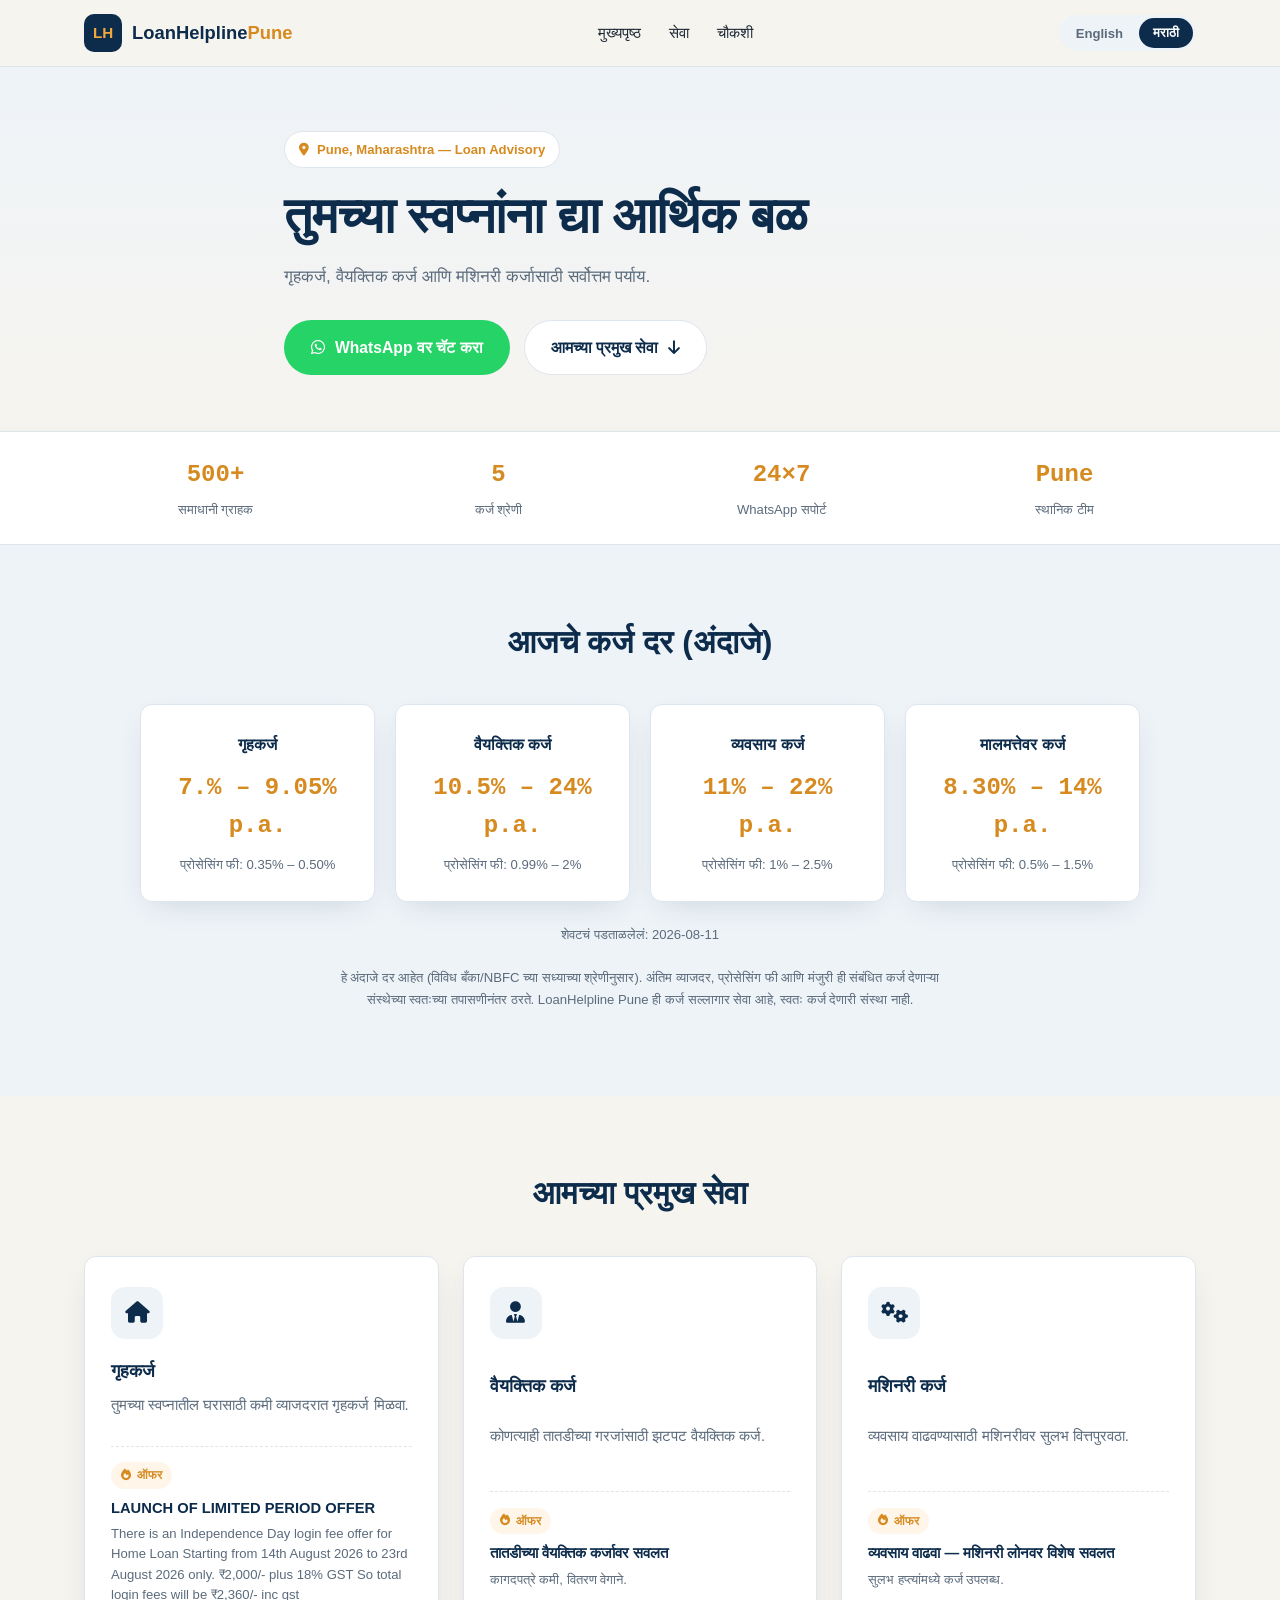
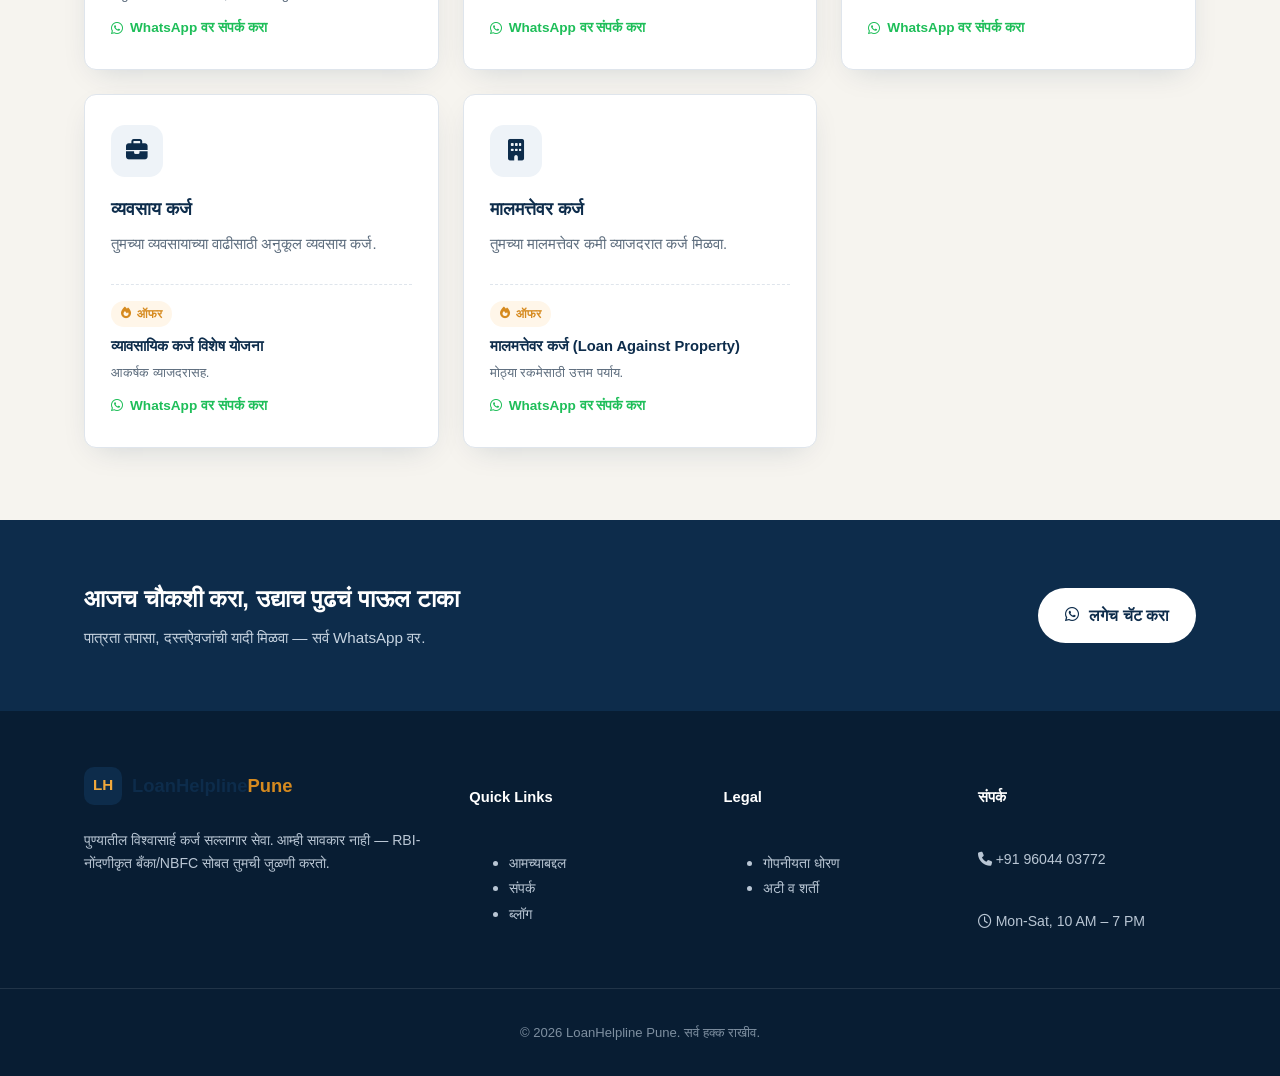
<file: index.html>
<!DOCTYPE html>
<html lang="mr">
<head>
    <meta charset="UTF-8">
    <meta name="viewport" content="width=device-width, initial-scale=1.0">
    <meta name="description" content="पुण्यात गृहकर्ज, वैयक्तिक कर्ज, व्यवसाय कर्ज आणि मालमत्तेवर कर्ज यासह विविध प्रकारच्या कर्जांसाठी तज्ञांचा सल्ला मिळवा. LoanHelpline Pune तुम्हाला योग्य बँक किंवा NBFC शी जोडते.">
    <title>LoanHelpline Pune — Loan Advisory Services</title>
    <link rel="stylesheet" href="style.css">
    <!-- FontAwesome for Icons -->
    <link rel="stylesheet" href="https://cdnjs.cloudflare.com/ajax/libs/font-awesome/6.4.0/css/all.min.css">
</head>
<body>

    <!-- Header / Navbar -->
    <header class="site-header">
        <div class="container nav-container">
            <div class="logo">
                <span class="logo-badge">LH</span>
                <span class="logo-text">LoanHelpline<span>Pune</span></span>
            </div>
            <nav class="main-nav">
                <a href="#home" data-key="home-nav">मुख्यपृष्ठ</a>
                <a href="#services" data-key="services-nav">सेवा</a>
                <a href="#contact" data-key="inquiry-nav">चौकशी</a>
            </nav>
            <div class="lang-switcher">
                <button class="lang-button" data-lang="en" onclick="changeLanguage('en')" data-key="english-button">English</button>
                <button class="lang-button active" data-lang="mr" onclick="changeLanguage('mr')" data-key="marathi-button">मराठी</button>
            </div>
        </div>
    </header>

    <!-- Hero Section -->
    <section id="home" class="hero">
        <div class="container hero-content">
            <div class="hero-tag"><i class="fa-solid fa-location-dot"></i> Pune, Maharashtra — Loan Advisory</div>
            <h1 data-key="hero-heading">तुमच्या स्वप्नांना द्या आर्थिक बळ</h1>
            <p data-key="hero-subheading">गृहकर्ज, वैयक्तिक कर्ज आणि मशिनरी कर्जासाठी सर्वोत्तम पर्याय.</p>
            <div class="hero-buttons">
                <a href="https://wa.me/919604403772?text=Hi,%20I%20want%20to%20know%20more%20about%20loans." class="btn btn-whatsapp" target="_blank">
                    <i class="fa-brands fa-whatsapp"></i> <span data-key="hero-whatsapp-button">WhatsApp वर चॅट करा</span>
                </a>
                <a href="#services" class="btn btn-secondary"><span data-key="services-title">सेवा बघा</span> <i class="fa-solid fa-arrow-down"></i></a>
            </div>
        </div>
    </section>

    <!-- Trust Badges Bar -->
    <section class="trust-bar">
        <div class="container trust-grid">
            <div class="trust-item">
                <span class="trust-number">500+</span>
                <span class="trust-label">समाधानी ग्राहक</span>
            </div>
            <div class="trust-item">
                <span class="trust-number">5</span>
                <span class="trust-label">कर्ज श्रेणी</span>
            </div>
            <div class="trust-item">
                <span class="trust-number">24×7</span>
                <span class="trust-label">WhatsApp सपोर्ट</span>
            </div>
            <div class="trust-item">
                <span class="trust-number">Pune</span>
                <span class="trust-label">स्थानिक टीम</span>
            </div>
        </div>
    </section>

    <!-- Loan Rates Section -->
    <section class="loan-rates-section">
        <div class="container">
            <h2 class="section-title" data-key="loan-rates-title">आजचे कर्ज दर (अंदाजे)</h2>
            <div id="loan-rates-content" class="loan-rates-grid">
                <p class="rates-loading" data-key="loan-rates-loading">कर्जाचे दर लोड होत आहेत...</p>
            </div>
        </div>
    </section>

    <!-- Services Section (With Per-Card Offers) -->
    <section id="services" class="services">
        <div class="container">
            <h2 class="section-title" data-key="services-title">आमच्या प्रमुख सेवा</h2>
            <div class="services-grid">
                
                <!-- Home Loan -->
                <div class="service-card">
                    <div class="service-icon"><i class="fa-solid fa-house"></i></div>
                    <h3 data-key="home-loan-title">गृहकर्ज</h3>
                    <p data-key="home-loan-description">तुमच्या स्वप्नातील घरासाठी कमी व्याजदरात गृहकर्ज मिळवा.</p>
                    <div id="offer-home_loan" class="service-offer"></div>
                    <a href="https://wa.me/919604403772?text=Hi,%20I%20am%20interested%20in%20Home%20Loan" class="service-link" target="_blank"><i class="fa-brands fa-whatsapp"></i> WhatsApp वर संपर्क करा</a>
                </div>

                <!-- Personal Loan -->
                <div class="service-card">
                    <div class="service-icon"><i class="fa-solid fa-user-tie"></i></div>
                    <h3 data-key="personal-loan-title">वैयक्तिक कर्ज</h3>
                    <p data-key="personal-loan-description">कोणत्याही तातडीच्या गरजांसाठी झटपट वैयक्तिक कर्ज.</p>
                    <div id="offer-personal_loan" class="service-offer"></div>
                    <a href="https://wa.me/919604403772?text=Hi,%20I%20am%20interested%20in%20Personal%20Loan" class="service-link" target="_blank"><i class="fa-brands fa-whatsapp"></i> WhatsApp वर संपर्क करा</a>
                </div>

                <!-- Machinery Loan -->
                <div class="service-card">
                    <div class="service-icon"><i class="fa-solid fa-gears"></i></div>
                    <h3 data-key="machinery-loan-title">मशिनरी कर्ज</h3>
                    <p data-key="machinery-loan-description">व्यवसाय वाढवण्यासाठी मशिनरीवर सुलभ वित्तपुरवठा.</p>
                    <div id="offer-machinery_loan" class="service-offer"></div>
                    <a href="https://wa.me/919604403772?text=Hi,%20I%20am%20interested%20in%20Machinery%20Loan" class="service-link" target="_blank"><i class="fa-brands fa-whatsapp"></i> WhatsApp वर संपर्क करा</a>
                </div>

                <!-- Business Loan -->
                <div class="service-card">
                    <div class="service-icon"><i class="fa-solid fa-briefcase"></i></div>
                    <h3 data-key="business-loan-title">व्यवसाय कर्ज</h3>
                    <p data-key="business-loan-description">तुमच्या व्यवसायाच्या वाढीसाठी अनुकूल व्यवसाय कर्ज.</p>
                    <div id="offer-business_loan" class="service-offer"></div>
                    <a href="https://wa.me/919604403772?text=Hi,%20I%20am%20interested%20in%20Business%20Loan" class="service-link" target="_blank"><i class="fa-brands fa-whatsapp"></i> WhatsApp वर संपर्क करा</a>
                </div>

                <!-- Loan Against Property -->
                <div class="service-card">
                    <div class="service-icon"><i class="fa-solid fa-building"></i></div>
                    <h3 data-key="property-loan-title">मालमत्तेवर कर्ज</h3>
                    <p data-key="property-loan-description">तुमच्या मालमत्तेवर कमी व्याजदरात कर्ज मिळवा.</p>
                    <div id="offer-property_loan" class="service-offer"></div>
                    <a href="https://wa.me/919604403772?text=Hi,%20I%20am%20interested%20in%20Loan%20Against%20Property" class="service-link" target="_blank"><i class="fa-brands fa-whatsapp"></i> WhatsApp वर संपर्क करा</a>
                </div>

            </div>
        </div>
    </section>

    <!-- Call to Action Banner -->
    <section id="contact" class="cta-banner">
        <div class="container cta-flex">
            <div>
                <h2>आजच चौकशी करा, उद्याच पुढचं पाऊल टाका</h2>
                <p>पात्रता तपासा, दस्तऐवजांची यादी मिळवा — सर्व WhatsApp वर.</p>
            </div>
            <a href="https://wa.me/919604403772?text=Hi,%20I%20want%20to%20inquire%20about%20loans." class="btn btn-white" target="_blank">
                <i class="fa-brands fa-whatsapp"></i> लगेच चॅट करा
            </a>
        </div>
    </section>

    <!-- Footer -->
    <footer class="site-footer">
        <div class="container footer-grid">
            <div class="footer-col">
                <div class="logo">
                    <span class="logo-badge">LH</span>
                    <span class="logo-text">LoanHelpline<span>Pune</span></span>
                </div>
                <p data-key="footer-desc">पुण्यातील विश्वासार्ह कर्ज सल्लागार सेवा. आम्ही सावकार नाही — RBI-नोंदणीकृत बँका/NBFC सोबत तुमची जुळणी करतो.</p>
            </div>
            <div class="footer-col">
                <h4 data-key="quick-links">Quick Links</h4>
                <ul>
                    <li><a href="about.html" data-key="about-us">आमच्याबद्दल</a></li>
                    <li><a href="contact.html" data-key="contact-us">संपर्क</a></li>
                    <li><a href="blog.html" data-key="blog">ब्लॉग</a></li>
                </ul>
            </div>
            <div class="footer-col">
                <h4 data-key="legal">Legal</h4>
                <ul>
                    <li><a href="privacy.html" data-key="privacy-policy">गोपनीयता धोरण</a></li>
                    <li><a href="terms.html" data-key="terms-conditions">अटी व शर्ती</a></li>
                </ul>
            </div>
            <div class="footer-col">
                <h4 data-key="contact">संपर्क</h4>
                <p><i class="fa-solid fa-phone"></i> +91 96044 03772</p>
                <p><i class="fa-regular fa-clock"></i> Mon-Sat, 10 AM – 7 PM</p>
            </div>
        </div>
        <div class="footer-bottom">
            <p data-key="footer-copy">© 2026 LoanHelpline Pune. सर्व हक्क राखीव.</p>
        </div>
    </footer>

    <script src="script.js"></script>
</body>
</html>
</file>
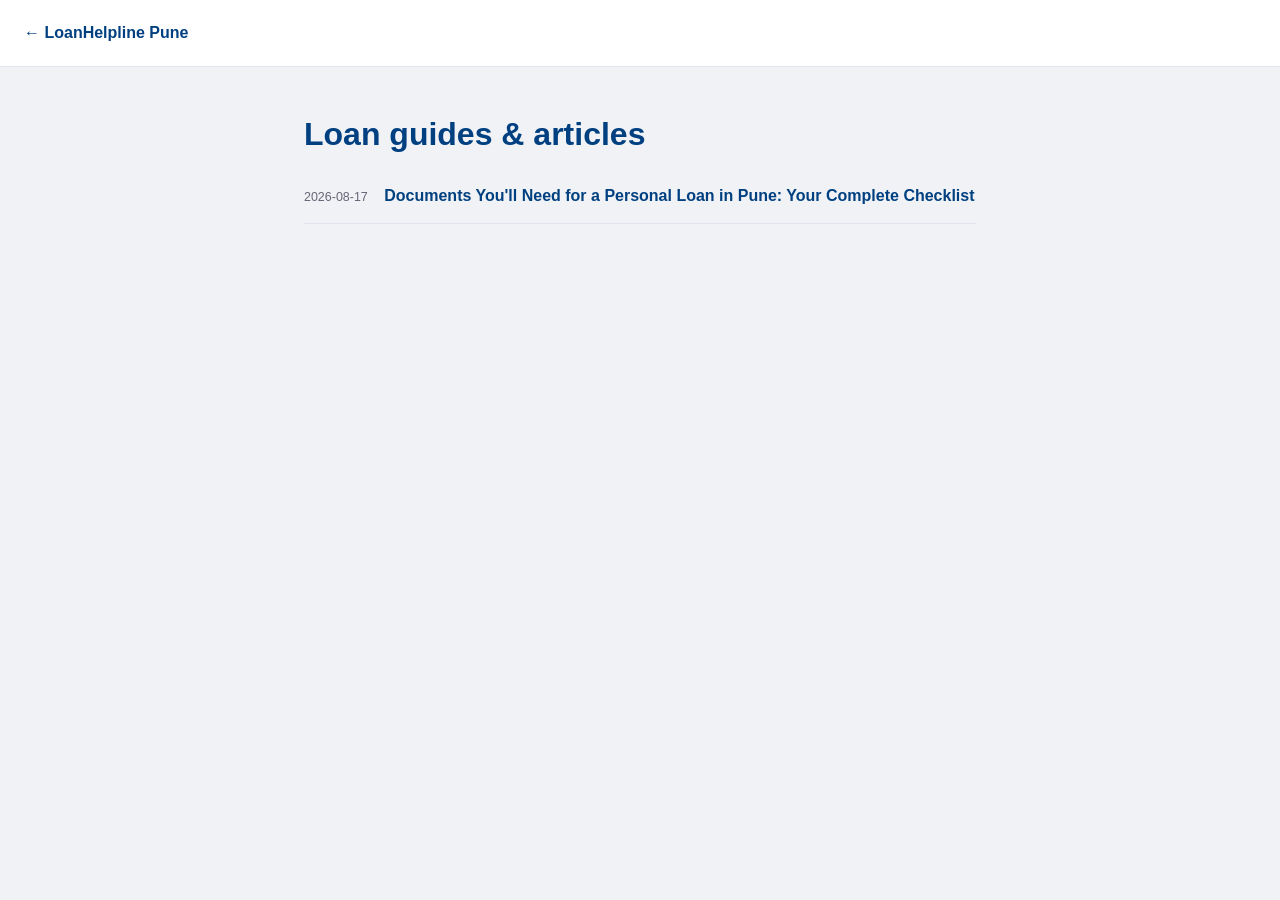
<file: blog/index.html>
<!doctype html>
<html lang="en">
<head>
<meta charset="UTF-8" />
<meta name="viewport" content="width=device-width, initial-scale=1.0" />
<title>Blog | LoanHelpline Pune</title>
<link rel="stylesheet" href="../assets/blog.css" />
</head>
<body>
<header class="post-header"><a href="../index.html">← LoanHelpline Pune</a></header>
<main class="post">
  <h1>Loan guides &amp; articles</h1>
  <ul class="post-list"><li><span class="d">2026-08-17</span> <a href="posts/2026-08-17-documents-required-personal-loan-pune-checklist.html">Documents You'll Need for a Personal Loan in Pune: Your Complete Checklist</a></li></ul>
</main>
</body>
</html>
</file>
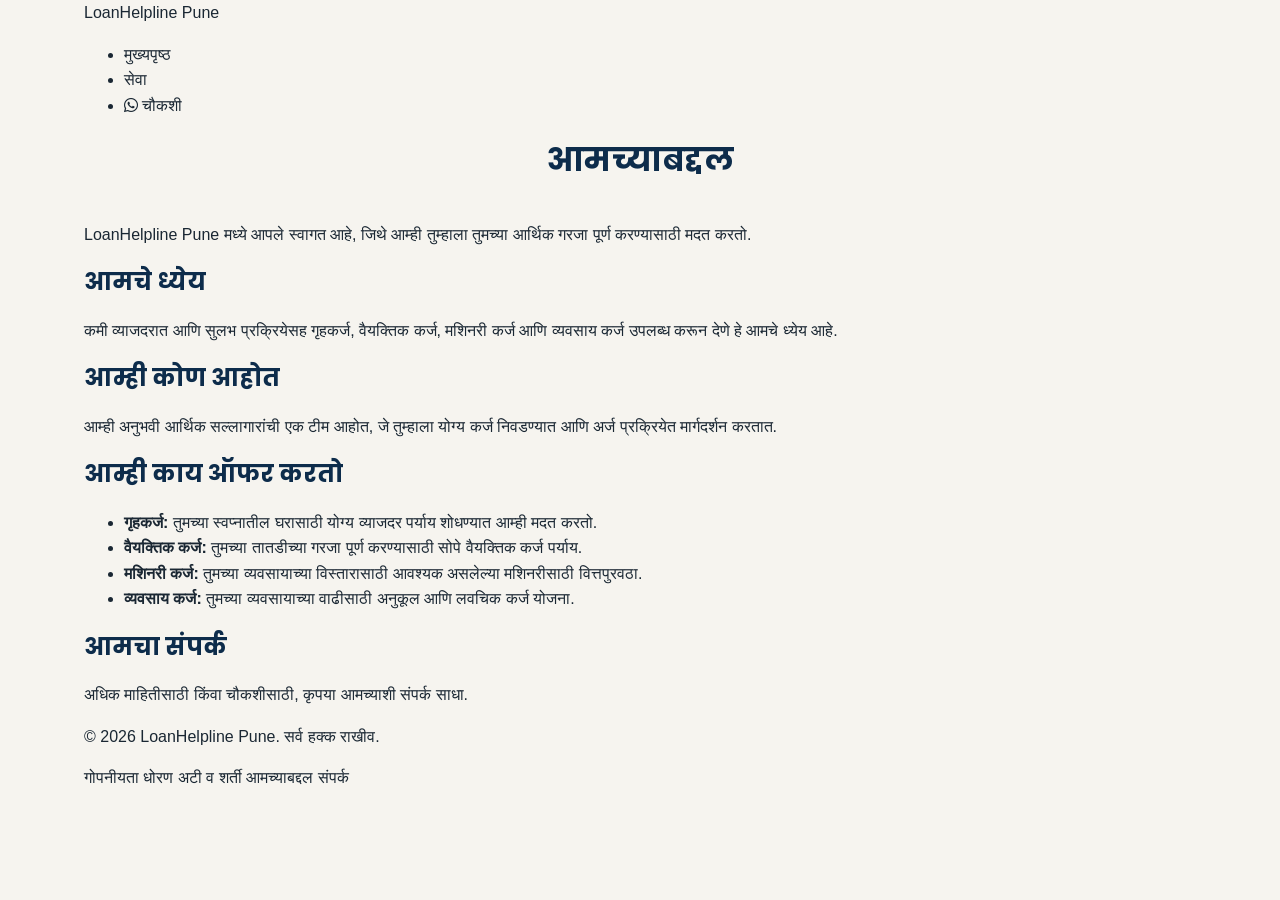
<file: about.html>
<!DOCTYPE html>
<html lang="mr">
<head>
    <meta charset="UTF-8">
    <meta name="viewport" content="width=device-width, initial-scale=1.0">
    <title>आमच्याबद्दल - LoanHelpline Pune</title>
    <link rel="stylesheet" href="style.css">
    <link href="https://fonts.googleapis.com/css2?family=Poppins:wght@400;600;700&display=swap" rel="stylesheet">
    <link rel="stylesheet" href="https://cdnjs.cloudflare.com/ajax/libs/font-awesome/6.5.1/css/all.min.css">
</head>
<body>
    <header class="main-header">
        <div class="container">
            <div class="logo">LoanHelpline Pune</div>
            <nav>
                <ul>
                    <li><a href="index.html#hero">मुख्यपृष्ठ</a></li>
                    <li><a href="index.html#services">सेवा</a></li>
                    <li><a href="https://wa.me/919604403772?text=नमस्कार,%20मला%20लोनबद्दल%20माहिती%20हवी%20आहे" target="_blank" class="whatsapp-nav-btn"><i class="fab fa-whatsapp"></i> चौकशी</a></li>
                </ul>
            </nav>
        </div>
    </header>

    <section class="content-section">
        <div class="container">
            <h1 class="section-title">आमच्याबद्दल</h1>
            <p>LoanHelpline Pune मध्ये आपले स्वागत आहे, जिथे आम्ही तुम्हाला तुमच्या आर्थिक गरजा पूर्ण करण्यासाठी मदत करतो.</p>

            <h2>आमचे ध्येय</h2>
            <p>कमी व्याजदरात आणि सुलभ प्रक्रियेसह गृहकर्ज, वैयक्तिक कर्ज, मशिनरी कर्ज आणि व्यवसाय कर्ज उपलब्ध करून देणे हे आमचे ध्येय आहे.</p>

            <h2>आम्ही कोण आहोत</h2>
            <p>आम्ही अनुभवी आर्थिक सल्लागारांची एक टीम आहोत, जे तुम्हाला योग्य कर्ज निवडण्यात आणि अर्ज प्रक्रियेत मार्गदर्शन करतात.</p>

            <h2>आम्ही काय ऑफर करतो</h2>
            <ul>
                <li><strong>गृहकर्ज:</strong> तुमच्या स्वप्नातील घरासाठी योग्य व्याजदर पर्याय शोधण्यात आम्ही मदत करतो.</li>
                <li><strong>वैयक्तिक कर्ज:</strong> तुमच्या तातडीच्या गरजा पूर्ण करण्यासाठी सोपे वैयक्तिक कर्ज पर्याय.</li>
                <li><strong>मशिनरी कर्ज:</strong> तुमच्या व्यवसायाच्या विस्तारासाठी आवश्यक असलेल्या मशिनरीसाठी वित्तपुरवठा.</li>
                <li><strong>व्यवसाय कर्ज:</strong> तुमच्या व्यवसायाच्या वाढीसाठी अनुकूल आणि लवचिक कर्ज योजना.</li>
            </ul>

            <h2>आमचा संपर्क</h2>
            <p>अधिक माहितीसाठी किंवा चौकशीसाठी, कृपया आमच्याशी संपर्क साधा.</p>
        </div>
    </section>

    <footer class="main-footer">
        <div class="container">
            <p>&copy; 2026 LoanHelpline Pune. सर्व हक्क राखीव.</p>
            <p>
                <a href="privacy.html">गोपनीयता धोरण</a>
                <a href="terms.html">अटी व शर्ती</a>
                <a href="about.html">आमच्याबद्दल</a>
                <a href="contact.html">संपर्क</a>
            </p>
        </div>
    </footer>
</body>
</html>
</file>
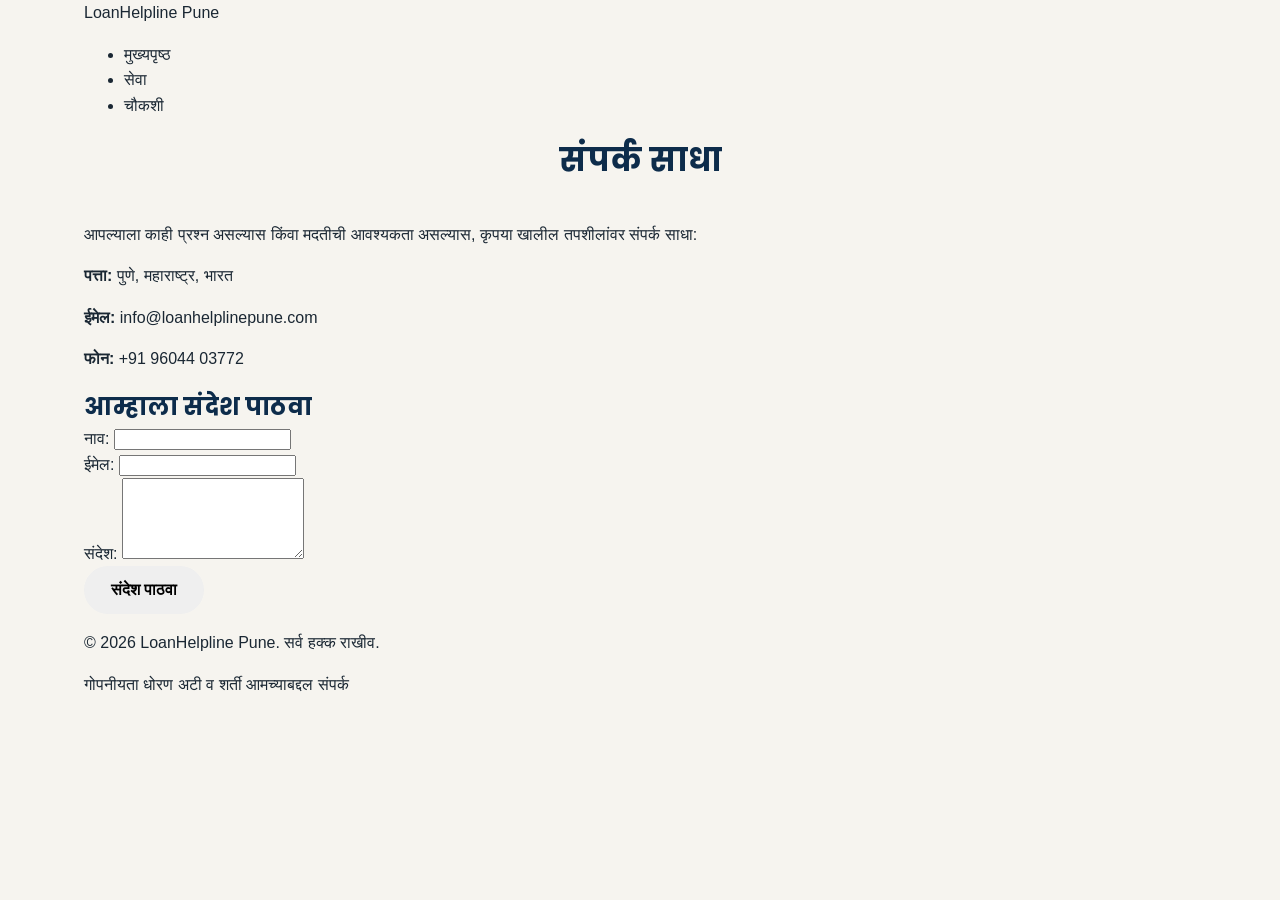
<file: contact.html>
<!DOCTYPE html>
<html lang="mr">
<head>
    <meta charset="UTF-8">
    <meta name="viewport" content="width=device-width, initial-scale=1.0">
    <title>संपर्क - LoanHelpline Pune</title>
    <link rel="stylesheet" href="style.css">
    <link href="https://fonts.googleapis.com/css2?family=Poppins:wght@400;600;700&display=swap" rel="stylesheet">
</head>
<body>
    <header class="main-header">
        <div class="container">
            <div class="logo">LoanHelpline Pune</div>
            <nav>
                <ul>
                    <li><a href="index.html#hero">मुख्यपृष्ठ</a></li>
                    <li><a href="index.html#services">सेवा</a></li>
                    <li><a href="index.html#contact"> चौकशी</a></li>
                </ul>
            </nav>
        </div>
    </header>

    <section class="content-section">
        <div class="container">
            <h1 class="section-title">संपर्क साधा</h1>
            <p>आपल्याला काही प्रश्न असल्यास किंवा मदतीची आवश्यकता असल्यास, कृपया खालील तपशीलांवर संपर्क साधा:</p>

            <div class="contact-info">
                <p><strong>पत्ता:</strong> पुणे, महाराष्ट्र, भारत</p>
                <p><strong>ईमेल:</strong> info@loanhelplinepune.com</p>
                <p><strong>फोन:</strong> +91 96044 03772</p>
            </div>

            <h2>आम्हाला संदेश पाठवा</h2>
            <form class="inquiry-form">
                <div class="form-group">
                    <label for="name">नाव:</label>
                    <input type="text" id="name" name="name" required>
                </div>
                <div class="form-group">
                    <label for="email">ईमेल:</label>
                    <input type="email" id="email" name="email" required>
                </div>
                <div class="form-group">
                    <label for="message">संदेश:</label>
                    <textarea id="message" name="message" rows="5"></textarea>
                </div>
                <button type="submit" class="btn btn-primary">संदेश पाठवा</button>
            </form>
        </div>
    </section>

    <footer class="main-footer">
        <div class="container">
            <p>&copy; 2026 LoanHelpline Pune. सर्व हक्क राखीव.</p>
            <p>
                <a href="privacy.html">गोपनीयता धोरण</a>
                <a href="terms.html">अटी व शर्ती</a>
                <a href="about.html">आमच्याबद्दल</a>
                <a href="contact.html">संपर्क</a>
            </p>
        </div>
    </footer>
</body>
</html>
</file>
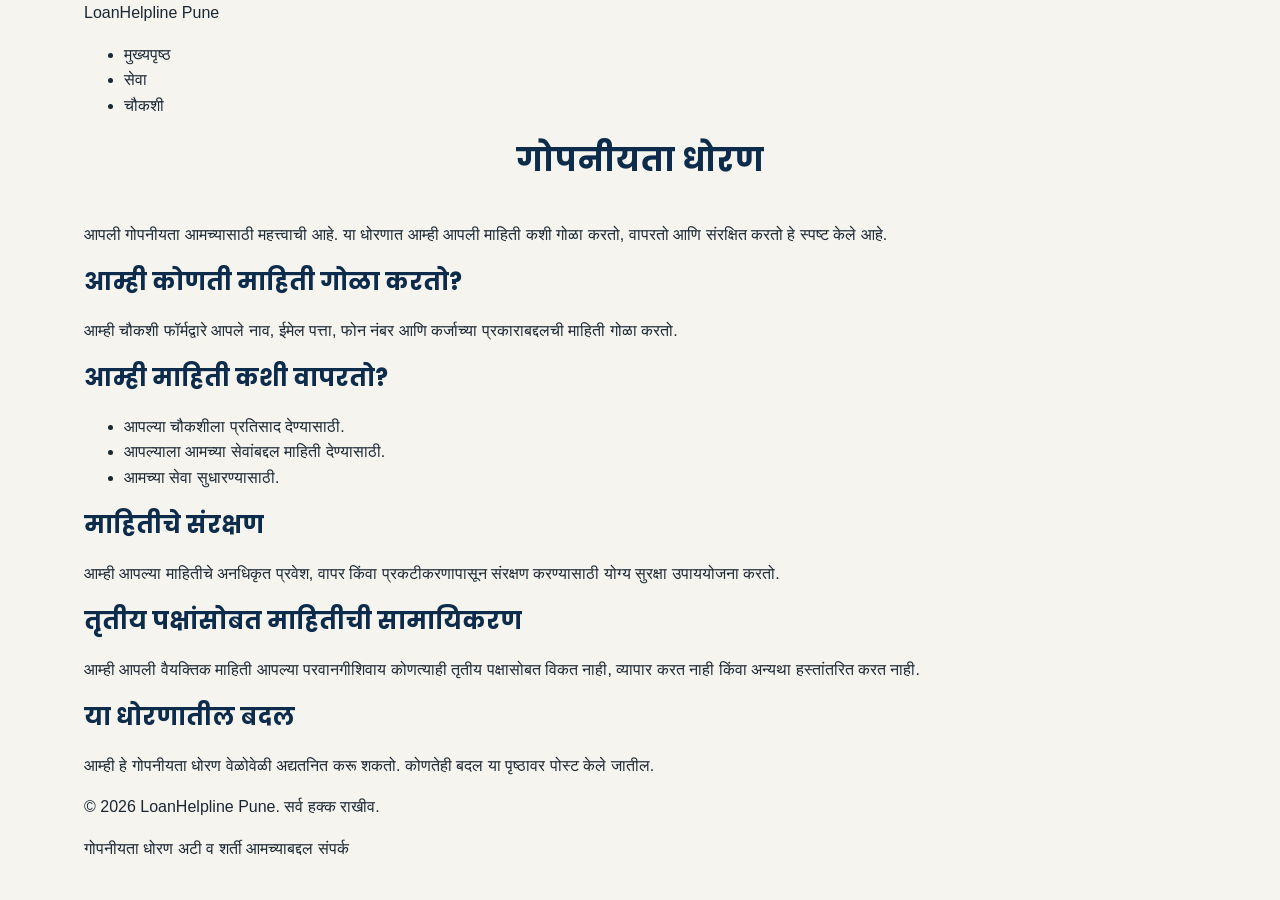
<file: privacy.html>
<!DOCTYPE html>
<html lang="mr">
<head>
    <meta charset="UTF-8">
    <meta name="viewport" content="width=device-width, initial-scale=1.0">
    <title>गोपनीयता धोरण - LoanHelpline Pune</title>
    <link rel="stylesheet" href="style.css">
    <link href="https://fonts.googleapis.com/css2?family=Poppins:wght@400;600;700&display=swap" rel="stylesheet">
</head>
<body>
    <header class="main-header">
        <div class="container">
            <div class="logo">LoanHelpline Pune</div>
            <nav>
                <ul>
                    <li><a href="index.html#hero">मुख्यपृष्ठ</a></li>
                    <li><a href="index.html#services">सेवा</a></li>
                    <li><a href="index.html#inquiry"> चौकशी</a></li>
                </ul>
            </nav>
        </div>
    </header>

    <section class="content-section">
        <div class="container">
            <h1 class="section-title">गोपनीयता धोरण</h1>
            <p>आपली गोपनीयता आमच्यासाठी महत्त्वाची आहे. या धोरणात आम्ही आपली माहिती कशी गोळा करतो, वापरतो आणि संरक्षित करतो हे स्पष्ट केले आहे.</p>

            <h2>आम्ही कोणती माहिती गोळा करतो?</h2>
            <p>आम्ही चौकशी फॉर्मद्वारे आपले नाव, ईमेल पत्ता, फोन नंबर आणि कर्जाच्या प्रकाराबद्दलची माहिती गोळा करतो.</p>

            <h2>आम्ही माहिती कशी वापरतो?</h2>
            <ul>
                <li>आपल्या चौकशीला प्रतिसाद देण्यासाठी.</li>
                <li>आपल्याला आमच्या सेवांबद्दल माहिती देण्यासाठी.</li>
                <li>आमच्या सेवा सुधारण्यासाठी.</li>
            </ul>

            <h2>माहितीचे संरक्षण</h2>
            <p>आम्ही आपल्या माहितीचे अनधिकृत प्रवेश, वापर किंवा प्रकटीकरणापासून संरक्षण करण्यासाठी योग्य सुरक्षा उपाययोजना करतो.</p>

            <h2>तृतीय पक्षांसोबत माहितीची सामायिकरण</h2>
            <p>आम्ही आपली वैयक्तिक माहिती आपल्या परवानगीशिवाय कोणत्याही तृतीय पक्षासोबत विकत नाही, व्यापार करत नाही किंवा अन्यथा हस्तांतरित करत नाही.</p>

            <h2>या धोरणातील बदल</h2>
            <p>आम्ही हे गोपनीयता धोरण वेळोवेळी अद्यतनित करू शकतो. कोणतेही बदल या पृष्ठावर पोस्ट केले जातील.</p>
        </div>
    </section>

    <footer class="main-footer">
        <div class="container">
            <p>&copy; 2026 LoanHelpline Pune. सर्व हक्क राखीव.</p>
            <p>
                <a href="privacy.html">गोपनीयता धोरण</a>
                <a href="terms.html">अटी व शर्ती</a>
                <a href="about.html">आमच्याबद्दल</a>
                <a href="contact.html">संपर्क</a>
            </p>
        </div>
    </footer>
</body>
</html>
</file>
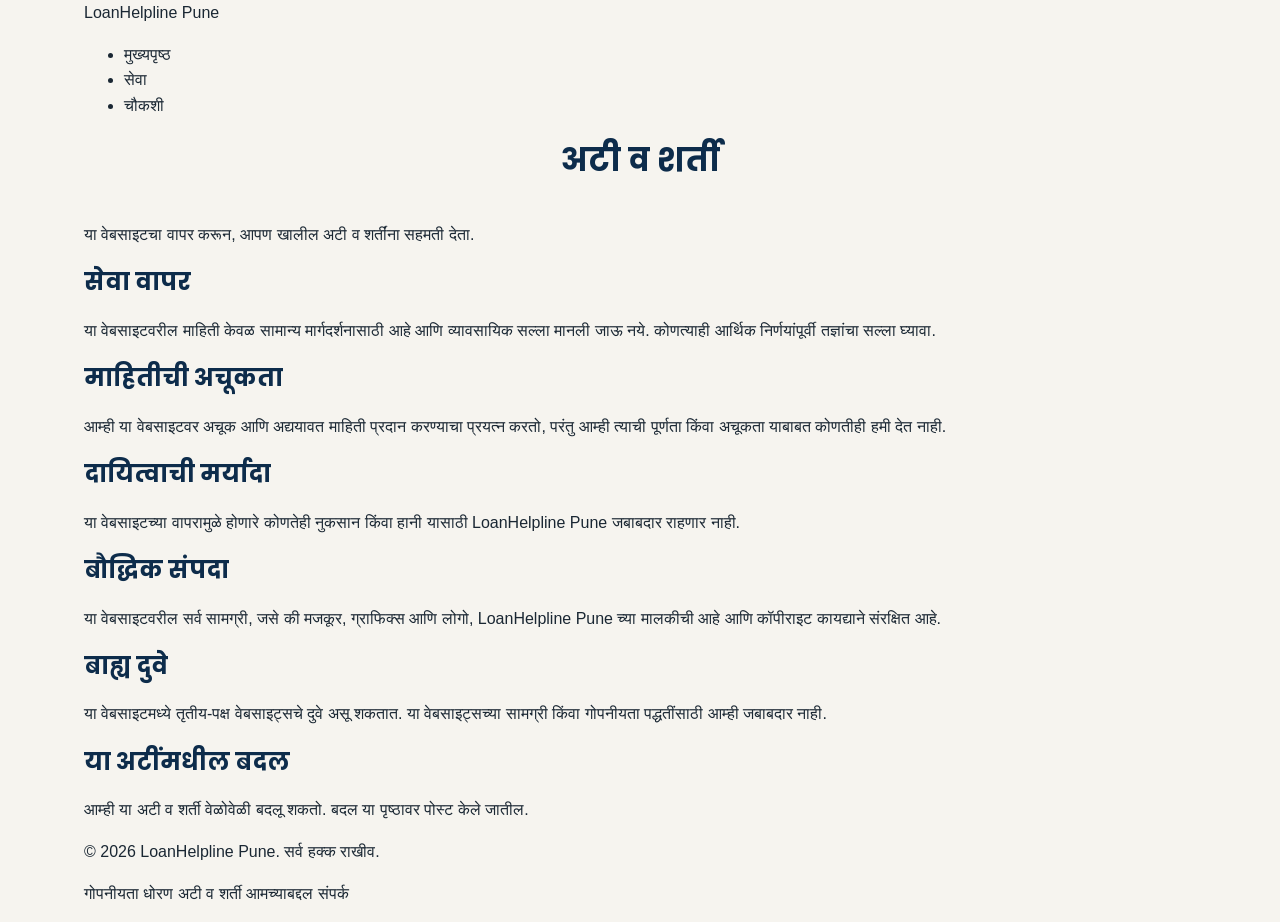
<file: terms.html>
<!DOCTYPE html>
<html lang="mr">
<head>
    <meta charset="UTF-8">
    <meta name="viewport" content="width=device-width, initial-scale=1.0">
    <title>अटी व शर्ती - LoanHelpline Pune</title>
    <link rel="stylesheet" href="style.css">
    <link href="https://fonts.googleapis.com/css2?family=Poppins:wght@400;600;700&display=swap" rel="stylesheet">
</head>
<body>
    <header class="main-header">
        <div class="container">
            <div class="logo">LoanHelpline Pune</div>
            <nav>
                <ul>
                    <li><a href="index.html#hero">मुख्यपृष्ठ</a></li>
                    <li><a href="index.html#services">सेवा</a></li>
                    <li><a href="index.html#inquiry"> चौकशी</a></li>
                </ul>
            </nav>
        </div>
    </header>

    <section class="content-section">
        <div class="container">
            <h1 class="section-title">अटी व शर्ती</h1>
            <p>या वेबसाइटचा वापर करून, आपण खालील अटी व शर्तींना सहमती देता.</p>

            <h2>सेवा वापर</h2>
            <p>या वेबसाइटवरील माहिती केवळ सामान्य मार्गदर्शनासाठी आहे आणि व्यावसायिक सल्ला मानली जाऊ नये. कोणत्याही आर्थिक निर्णयांपूर्वी तज्ञांचा सल्ला घ्यावा.</p>

            <h2>माहितीची अचूकता</h2>
            <p>आम्ही या वेबसाइटवर अचूक आणि अद्ययावत माहिती प्रदान करण्याचा प्रयत्न करतो, परंतु आम्ही त्याची पूर्णता किंवा अचूकता याबाबत कोणतीही हमी देत नाही.</p>

            <h2>दायित्वाची मर्यादा</h2>
            <p>या वेबसाइटच्या वापरामुळे होणारे कोणतेही नुकसान किंवा हानी यासाठी LoanHelpline Pune जबाबदार राहणार नाही.</p>

            <h2>बौद्धिक संपदा</h2>
            <p>या वेबसाइटवरील सर्व सामग्री, जसे की मजकूर, ग्राफिक्स आणि लोगो, LoanHelpline Pune च्या मालकीची आहे आणि कॉपीराइट कायद्याने संरक्षित आहे.</p>

            <h2>बाह्य दुवे</h2>
            <p>या वेबसाइटमध्ये तृतीय-पक्ष वेबसाइट्सचे दुवे असू शकतात. या वेबसाइट्सच्या सामग्री किंवा गोपनीयता पद्धतींसाठी आम्ही जबाबदार नाही.</p>

            <h2>या अटींमधील बदल</h2>
            <p>आम्ही या अटी व शर्ती वेळोवेळी बदलू शकतो. बदल या पृष्ठावर पोस्ट केले जातील.</p>
        </div>
    </section>

    <footer class="main-footer">
        <div class="container">
            <p>&copy; 2026 LoanHelpline Pune. सर्व हक्क राखीव.</p>
            <p>
                <a href="privacy.html">गोपनीयता धोरण</a>
                <a href="terms.html">अटी व शर्ती</a>
                <a href="about.html">आमच्याबद्दल</a>
                <a href="contact.html">संपर्क</a>
            </p>
        </div>
    </footer>
</body>
</html>
</file>
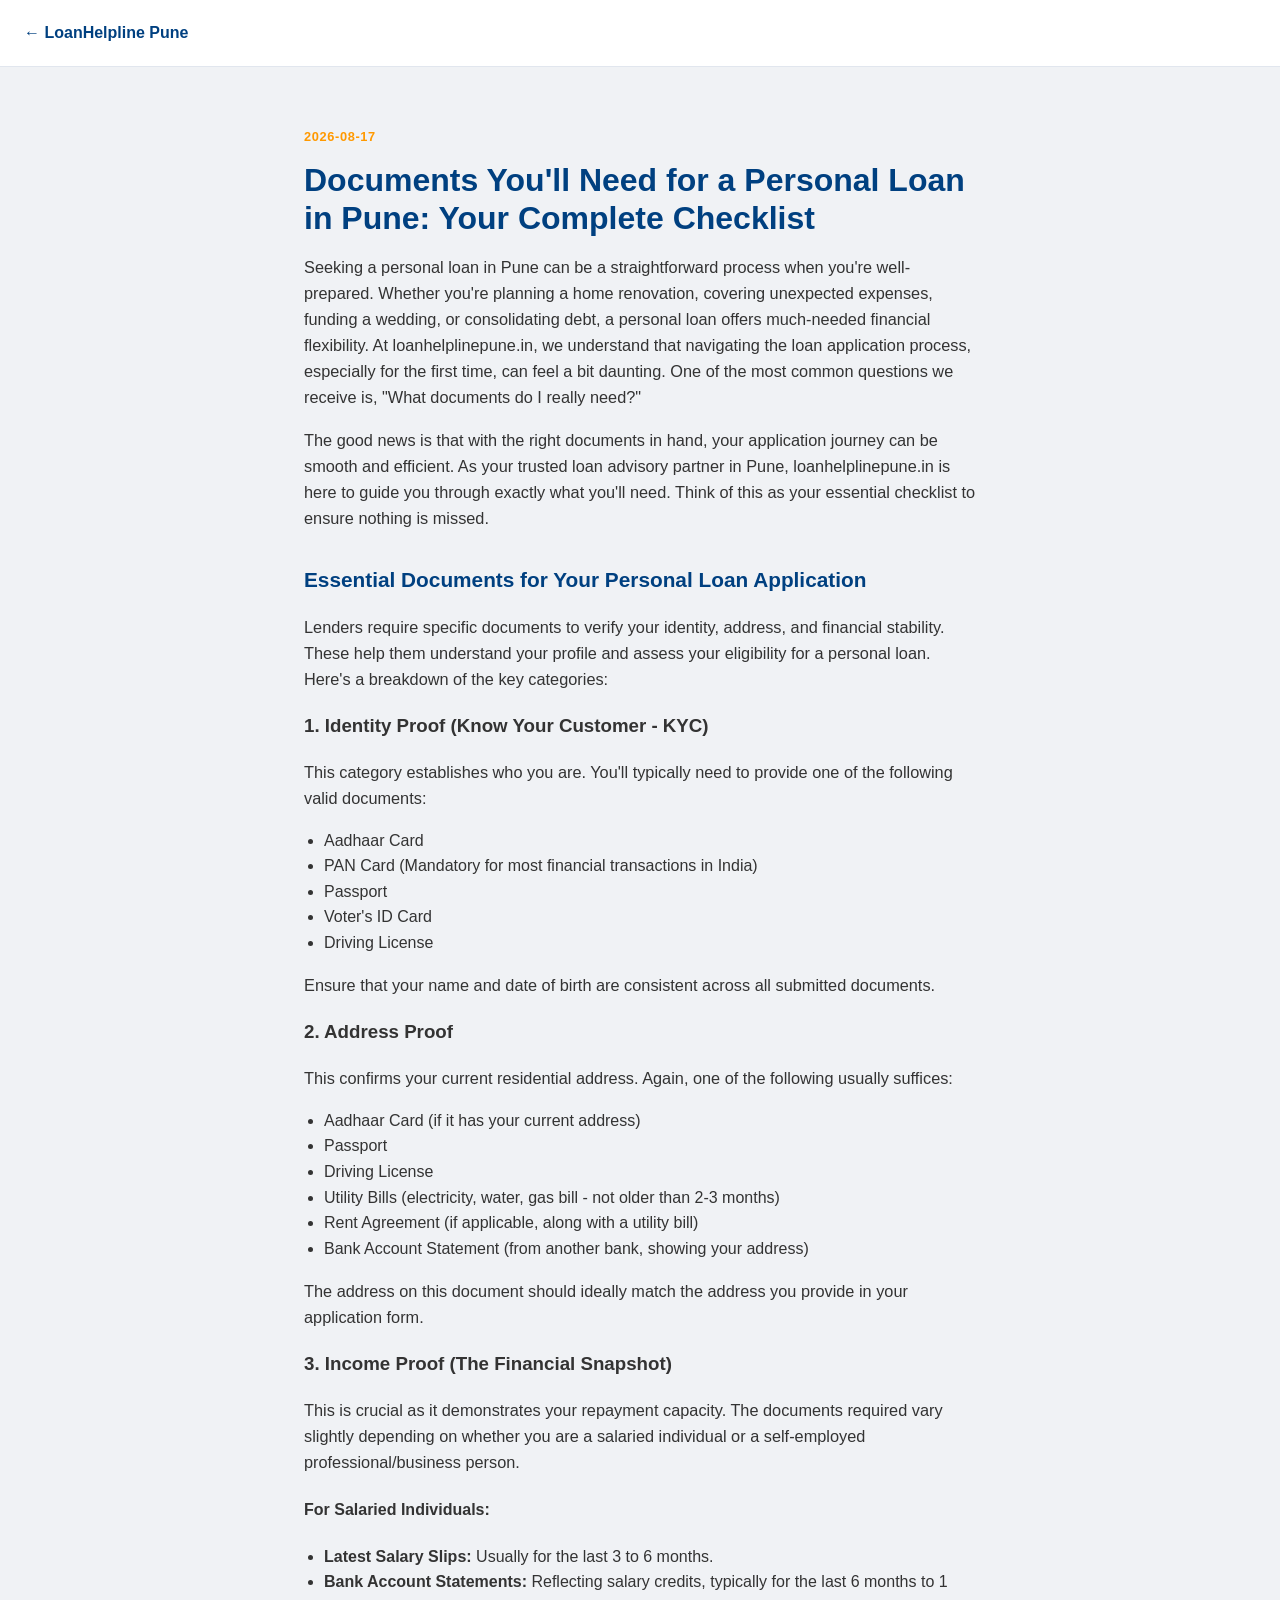
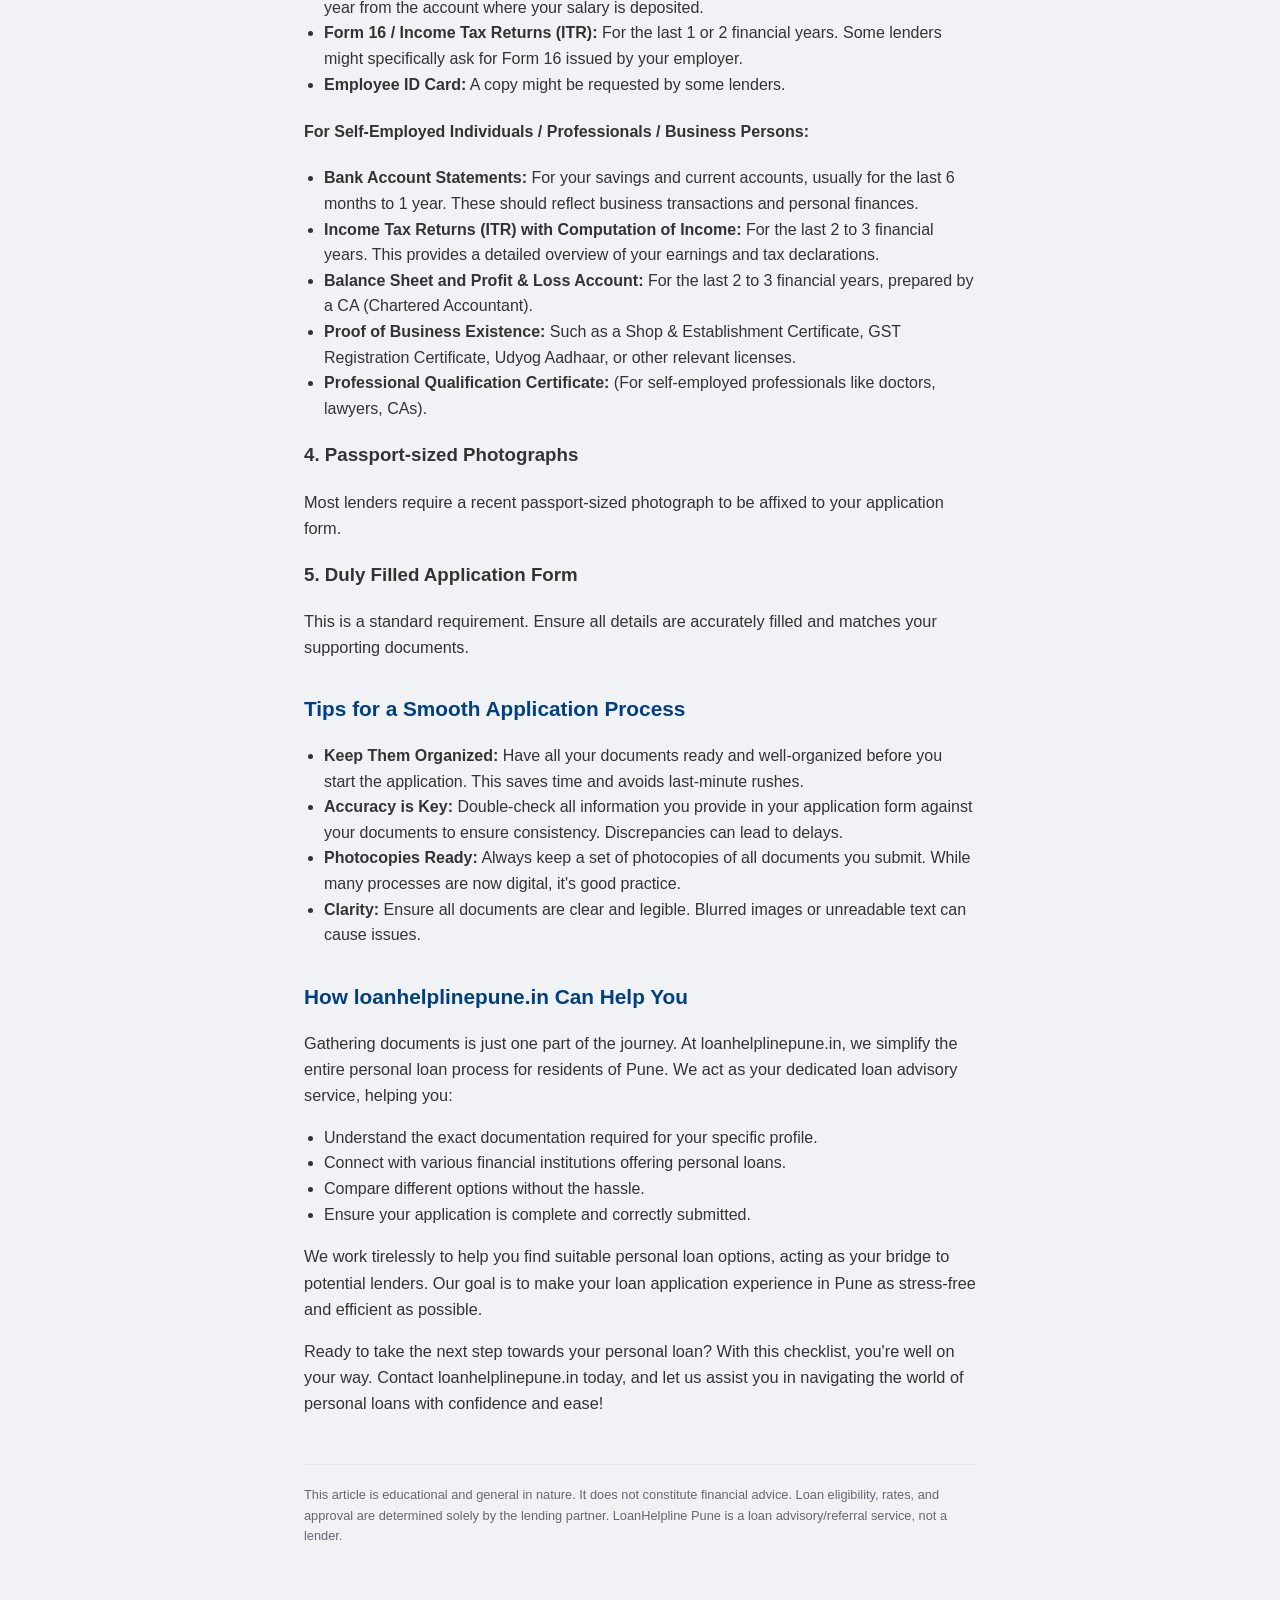
<file: blog/posts/2026-08-17-documents-required-personal-loan-pune-checklist.html>
<!doctype html>
<html lang="en">
<head>
<meta charset="UTF-8" />
<meta name="viewport" content="width=device-width, initial-scale=1.0" />
<title>Documents You'll Need for a Personal Loan in Pune: Your Complete Checklist | LoanHelpline Pune</title>
<meta name="description" content="Applying for a personal loan in Pune? Get a clear, complete checklist of all essential documents required, from identity proof to income statements. Simplify your loan journey with loanhelplinepune.in." />
<link rel="stylesheet" href="../../assets/blog.css" />
</head>
<body>
<header class="post-header"><a href="../../index.html">← LoanHelpline Pune</a></header>
<main class="post">
  <p class="post-date">2026-08-17</p>
  <h1>Documents You'll Need for a Personal Loan in Pune: Your Complete Checklist</h1>
  <article><p>Seeking a personal loan in Pune can be a straightforward process when you're well-prepared. Whether you're planning a home renovation, covering unexpected expenses, funding a wedding, or consolidating debt, a personal loan offers much-needed financial flexibility. At loanhelplinepune.in, we understand that navigating the loan application process, especially for the first time, can feel a bit daunting. One of the most common questions we receive is, "What documents do I really need?"</p>

<p>The good news is that with the right documents in hand, your application journey can be smooth and efficient. As your trusted loan advisory partner in Pune, loanhelplinepune.in is here to guide you through exactly what you'll need. Think of this as your essential checklist to ensure nothing is missed.</p>

<h2>Essential Documents for Your Personal Loan Application</h2>

<p>Lenders require specific documents to verify your identity, address, and financial stability. These help them understand your profile and assess your eligibility for a personal loan. Here's a breakdown of the key categories:</p>

<h3>1. Identity Proof (Know Your Customer - KYC)</h3>
<p>This category establishes who you are. You'll typically need to provide one of the following valid documents:</p>
<ul>
    <li>Aadhaar Card</li>
    <li>PAN Card (Mandatory for most financial transactions in India)</li>
    <li>Passport</li>
    <li>Voter's ID Card</li>
    <li>Driving License</li>
</ul>
<p>Ensure that your name and date of birth are consistent across all submitted documents.</p>

<h3>2. Address Proof</h3>
<p>This confirms your current residential address. Again, one of the following usually suffices:</p>
<ul>
    <li>Aadhaar Card (if it has your current address)</li>
    <li>Passport</li>
    <li>Driving License</li>
    <li>Utility Bills (electricity, water, gas bill - not older than 2-3 months)</li>
    <li>Rent Agreement (if applicable, along with a utility bill)</li>
    <li>Bank Account Statement (from another bank, showing your address)</li>
</ul>
<p>The address on this document should ideally match the address you provide in your application form.</p>

<h3>3. Income Proof (The Financial Snapshot)</h3>
<p>This is crucial as it demonstrates your repayment capacity. The documents required vary slightly depending on whether you are a salaried individual or a self-employed professional/business person.</p>

<h4>For Salaried Individuals:</h4>
<ul>
    <li><strong>Latest Salary Slips:</strong> Usually for the last 3 to 6 months.</li>
    <li><strong>Bank Account Statements:</strong> Reflecting salary credits, typically for the last 6 months to 1 year from the account where your salary is deposited.</li>
    <li><strong>Form 16 / Income Tax Returns (ITR):</strong> For the last 1 or 2 financial years. Some lenders might specifically ask for Form 16 issued by your employer.</li>
    <li><strong>Employee ID Card:</strong> A copy might be requested by some lenders.</li>
</ul>

<h4>For Self-Employed Individuals / Professionals / Business Persons:</h4>
<ul>
    <li><strong>Bank Account Statements:</strong> For your savings and current accounts, usually for the last 6 months to 1 year. These should reflect business transactions and personal finances.</li>
    <li><strong>Income Tax Returns (ITR) with Computation of Income:</strong> For the last 2 to 3 financial years. This provides a detailed overview of your earnings and tax declarations.</li>
    <li><strong>Balance Sheet and Profit &amp; Loss Account:</strong> For the last 2 to 3 financial years, prepared by a CA (Chartered Accountant).</li>
    <li><strong>Proof of Business Existence:</strong> Such as a Shop &amp; Establishment Certificate, GST Registration Certificate, Udyog Aadhaar, or other relevant licenses.</li>
    <li><strong>Professional Qualification Certificate:</strong> (For self-employed professionals like doctors, lawyers, CAs).</li>
</ul>

<h3>4. Passport-sized Photographs</h3>
<p>Most lenders require a recent passport-sized photograph to be affixed to your application form.</p>

<h3>5. Duly Filled Application Form</h3>
<p>This is a standard requirement. Ensure all details are accurately filled and matches your supporting documents.</p>

<h2>Tips for a Smooth Application Process</h2>
<ul>
    <li><strong>Keep Them Organized:</strong> Have all your documents ready and well-organized before you start the application. This saves time and avoids last-minute rushes.</li>
    <li><strong>Accuracy is Key:</strong> Double-check all information you provide in your application form against your documents to ensure consistency. Discrepancies can lead to delays.</li>
    <li><strong>Photocopies Ready:</strong> Always keep a set of photocopies of all documents you submit. While many processes are now digital, it's good practice.</li>
    <li><strong>Clarity:</strong> Ensure all documents are clear and legible. Blurred images or unreadable text can cause issues.</li>
</ul>

<h2>How loanhelplinepune.in Can Help You</h2>
<p>Gathering documents is just one part of the journey. At loanhelplinepune.in, we simplify the entire personal loan process for residents of Pune. We act as your dedicated loan advisory service, helping you:</p>
<ul>
    <li>Understand the exact documentation required for your specific profile.</li>
    <li>Connect with various financial institutions offering personal loans.</li>
    <li>Compare different options without the hassle.</li>
    <li>Ensure your application is complete and correctly submitted.</li>
</ul>
<p>We work tirelessly to help you find suitable personal loan options, acting as your bridge to potential lenders. Our goal is to make your loan application experience in Pune as stress-free and efficient as possible.</p>

<p>Ready to take the next step towards your personal loan? With this checklist, you're well on your way. Contact loanhelplinepune.in today, and let us assist you in navigating the world of personal loans with confidence and ease!</p></article>
  <p class="post-disclaimer">This article is educational and general in nature. It does not
  constitute financial advice. Loan eligibility, rates, and approval are determined solely by
  the lending partner. LoanHelpline Pune is a loan advisory/referral service, not a lender.</p>
</main>
</body>
</html>
</file>
<file: style.css>
:root{
  --ink:#0D2C4B;
  --ink-soft:#173B61;
  --ink-deep:#081D33;
  --gold:#F2A93C;
  --gold-deep:#D68A1F;
  --paper:#F6F4EF;
  --paper-blue:#EEF3F8;
  --card:#FFFFFF;
  --text:#1A2733;
  --text-muted:#5B6B7C;
  --line:#DFE5EC;
  --whatsapp:#25D366;
  --whatsapp-deep:#1EBE59;
  --radius:12px;
  --radius-sm:8px;
  --shadow:0 10px 30px -12px rgba(13,44,75,0.18);
  --display:'Poppins', sans-serif;
  --sans:'Inter', -apple-system, sans-serif;
  --mono:'IBM Plex Mono', ui-monospace, monospace;
}
*{box-sizing:border-box;}
html{scroll-behavior:smooth;}
body{margin:0; font-family:var(--sans); color:var(--text); background:var(--paper); line-height:1.6; -webkit-font-smoothing:antialiased;}
a{color:inherit; text-decoration:none;}
img{max-width:100%; display:block;}
:focus-visible{outline:3px solid var(--gold-deep); outline-offset:2px;}
.container{max-width:1160px; margin:0 auto; padding:0 24px;}
h1,h2,h3{font-family:var(--display); font-weight:700; margin:0; color:var(--ink);}
.btn{display:inline-flex; align-items:center; gap:10px; padding:14px 26px; border-radius:999px; font-weight:600; font-size:0.98rem; border:1px solid transparent; cursor:pointer; white-space:nowrap;}
.btn-whatsapp{background:var(--whatsapp); color:#fff;}
.btn-whatsapp:hover{background:var(--whatsapp-deep);}
.btn-secondary{background:var(--card); color:var(--ink); border:1px solid var(--line);}
.btn-secondary:hover{background:var(--paper-blue);}
.btn-white{background:#fff; color:var(--ink);}
.btn-white:hover{background:var(--paper-blue);}

/* ---------- Header & Navigation ---------- */
.site-header{position:sticky; top:0; z-index:100; background:rgba(246,244,239,0.95); backdrop-filter:blur(10px); border-bottom:1px solid var(--line);}
.nav-container{display:flex; align-items:center; justify-content:space-between; padding:14px 24px; max-width:1160px; margin:0 auto;}
.logo{display:flex; align-items:center; gap:10px;}
.logo-badge{width:38px; height:38px; border-radius:10px; background:var(--ink); color:var(--gold); font-family:var(--display); font-weight:800; font-size:0.95rem; display:flex; align-items:center; justify-content:center; flex-shrink:0;}
.logo-text{font-family:var(--display); font-weight:700; font-size:1.15rem; color:var(--ink);}
.logo-text span{color:var(--gold-deep);}
.main-nav{display:flex; align-items:center; gap:28px;}
.main-nav a{font-weight:500; font-size:0.95rem; color:var(--text);}
.main-nav a:hover{color:var(--ink);}
.lang-switcher{display:flex; background:var(--paper-blue); border-radius:999px; padding:3px; gap:2px;}
.lang-button{border:none; background:transparent; padding:7px 14px; border-radius:999px; font-size:0.82rem; font-weight:600; cursor:pointer; color:var(--text-muted);}
.lang-button.active{background:var(--ink); color:#fff;}
@media (max-width:860px){ .main-nav{position:absolute; top:100%; left:0; right:0; background:var(--paper); flex-direction:column; align-items:flex-start; padding:18px 24px; gap:16px; border-bottom:1px solid var(--line); display:none;} .main-nav.open{display:flex;} }

/* ---------- Hero Section ---------- */
.hero{background:linear-gradient(180deg, var(--paper-blue) 0%, var(--paper) 100%); padding:64px 0 56px;}
.hero-content{max-width:760px;}
.hero-tag{display:inline-flex; align-items:center; gap:8px; font-size:0.82rem; font-weight:600; color:var(--gold-deep); background:#fff; border:1px solid var(--line); padding:7px 14px; border-radius:999px; margin-bottom:20px;}
.hero h1{font-size:clamp(2.1rem, 4.2vw, 3.1rem); line-height:1.14; margin-bottom:18px; letter-spacing:-0.01em;}
.hero p{font-size:1.08rem; color:var(--text-muted); max-width:46ch; margin:0 0 30px;}
.hero-buttons{display:flex; gap:14px; flex-wrap:wrap;}

/* ---------- Trust Bar ---------- */
.trust-bar{background:var(--card); border-top:1px solid var(--line); border-bottom:1px solid var(--line); padding:24px 0; box-shadow:0 4px 20px rgba(0,0,0,0.03);}
.trust-grid{display:grid; grid-template-columns:repeat(4, 1fr); gap:20px; text-align:center; max-width:1160px; margin:0 auto; padding:0 24px;}
.trust-item{display:flex; flex-direction:column; align-items:center;}
.trust-number{font-family:var(--mono); font-weight:700; font-size:1.5rem; color:var(--gold-deep);}
.trust-label{font-size:0.82rem; color:var(--text-muted); margin-top:4px;}
@media (max-width:600px){ .trust-grid{grid-template-columns:repeat(2, 1fr); gap:16px;} }

/* ---------- Loan Rates Section ---------- */
.loan-rates-section{background:var(--paper-blue); padding:72px 0;}
.section-title{text-align:center; font-size:clamp(1.5rem, 2.6vw, 2rem); margin-bottom:36px;}
.loan-rates-grid{max-width:1000px; margin:0 auto;}
.loan-rates-grid-inner{display:grid; grid-template-columns:repeat(auto-fit, minmax(220px,1fr)); gap:20px;}
.rate-card{background:var(--card); border:1px solid var(--line); border-radius:var(--radius); padding:26px 22px; text-align:center; box-shadow:var(--shadow);}
.rate-card h3{font-size:1.02rem; margin-bottom:12px; color:var(--ink);}
.rate-figure{font-family:var(--mono); font-weight:600; font-size:1.5rem; color:var(--gold-deep); margin:0 0 8px; font-variant-numeric:tabular-nums;}
.rate-sub{font-size:0.82rem; color:var(--text-muted); margin:0;}
.rates-verified,.rates-note{text-align:center; font-size:0.82rem; color:var(--text-muted); margin-top:22px;}
.rates-note{max-width:640px; margin-left:auto; margin-right:auto; line-height:1.7;}

/* ---------- Services Section ---------- */
.services{background:var(--paper); padding:72px 0;}
.services-grid{display:grid; grid-template-columns:repeat(auto-fit, minmax(280px,1fr)); gap:24px;}
.service-card{background:var(--card); border:1px solid var(--line); border-radius:var(--radius); padding:30px 26px; transition:transform 0.15s ease, box-shadow 0.15s ease; display:flex; flex-direction:column; justify-content:space-between; box-shadow:var(--shadow);}
.service-card:hover{transform:translateY(-4px); box-shadow:0 12px 35px -10px rgba(13,44,75,0.22);}
.service-icon{width:52px; height:52px; border-radius:14px; background:var(--paper-blue); color:var(--ink); display:flex; align-items:center; justify-content:center; font-size:1.35rem; margin-bottom:18px;}
.service-card h3{font-size:1.12rem; margin-bottom:8px;}
.service-card p{font-size:0.92rem; color:var(--text-muted); margin:0 0 14px; line-height:1.65;}
.service-link{display:inline-flex; align-items:center; gap:7px; font-size:0.85rem; font-weight:600; color:var(--whatsapp-deep); margin-top:12px;}
.service-link:hover{text-decoration:underline;}

/* ---------- Per-loan-type offers inside service cards ---------- */
.service-offer{
  margin-top:14px; padding-top:14px; border-top:1px dashed var(--line);
}
.service-offer-badge{
  display:inline-flex; align-items:center; gap:6px; font-size:0.72rem; font-weight:700;
  color:var(--gold-deep); background:#FFF6E9; padding:4px 10px; border-radius:999px; margin-bottom:8px;
}
.service-offer strong{
  display:block; font-size:0.92rem; color:var(--ink); margin-bottom:4px;
}
.service-offer p{
  font-size:0.82rem; color:var(--text-muted); margin:0; line-height:1.55;
}

/* ---------- CTA Banner ---------- */
.cta-banner{background:var(--ink); color:#fff; padding:60px 0;}
.cta-flex{display:flex; justify-content:space-between; align-items:center; gap:24px; flex-wrap:wrap;}
.cta-banner h2{color:#fff; font-size:1.5rem; margin-bottom:8px;}
.cta-banner p{color:#C6D3E0; margin:0; font-size:0.95rem;}

/* ---------- Footer ---------- */
.site-footer{background:var(--ink-deep); color:#B9C6D4; padding:56px 0 0;}
.footer-grid{display:grid; grid-template-columns:1.6fr 1fr 1fr 1fr; gap:36px; padding-bottom:40px;}
@media (max-width:760px){ .footer-grid{grid-template-columns:1fr 1fr;} }
.footer-col p{font-size:0.88rem; line-height:1.7; margin-top:14px;}
.footer-col h4{color:#fff; font-family:var(--display); font-size:0.92rem; margin-bottom:14px;}
.footer-col{display:flex; flex-direction:column; gap:10px;}
.footer-col a{font-size:0.88rem;}
.footer-col a:hover{color:#fff;}
.footer-bottom{border-top:1px solid rgba(255,255,255,0.1); padding:20px 0; text-align:center; font-size:0.82rem; color:#7E8FA0;}
</file>
<file: assets/blog.css>
:root{
  --ink:#004080; --paper:#f0f2f5; --gold:#ff9900;
  --text-dark:#333; --text-muted:#667; --line:#e1e6ee;
}
*{box-sizing:border-box;}
body{margin:0; background:var(--paper); color:var(--text-dark); font-family:'Poppins', sans-serif; line-height:1.6;}
.post-header{padding:20px 24px; border-bottom:1px solid var(--line); background:#fff;}
.post-header a{color:var(--ink); text-decoration:none; font-weight:700;}
.post{max-width:720px; margin:0 auto; padding:48px 24px 80px;}
.post h1{font-size:2rem; line-height:1.2; margin:0 0 8px; color:var(--ink);}
.post-date{font-size:0.8rem; color:var(--gold); text-transform:uppercase; letter-spacing:0.05em; font-weight:600;}
.post article h2{font-size:1.3rem; margin-top:32px; color:var(--ink);}
.post article p{font-size:1.02rem;}
.post article ul{padding-left:20px;}
.post-disclaimer{margin-top:48px; padding-top:20px; border-top:1px solid var(--line); font-size:0.8rem; color:var(--text-muted);}
.post-list{list-style:none; padding:0;}
.post-list li{padding:14px 0; border-bottom:1px solid var(--line);}
.post-list .d{font-size:0.78rem; color:var(--text-muted); margin-right:12px;}
.post-list a{color:var(--ink); text-decoration:none; font-weight:600;}
.post-list a:hover{color:var(--gold);}
</file>
